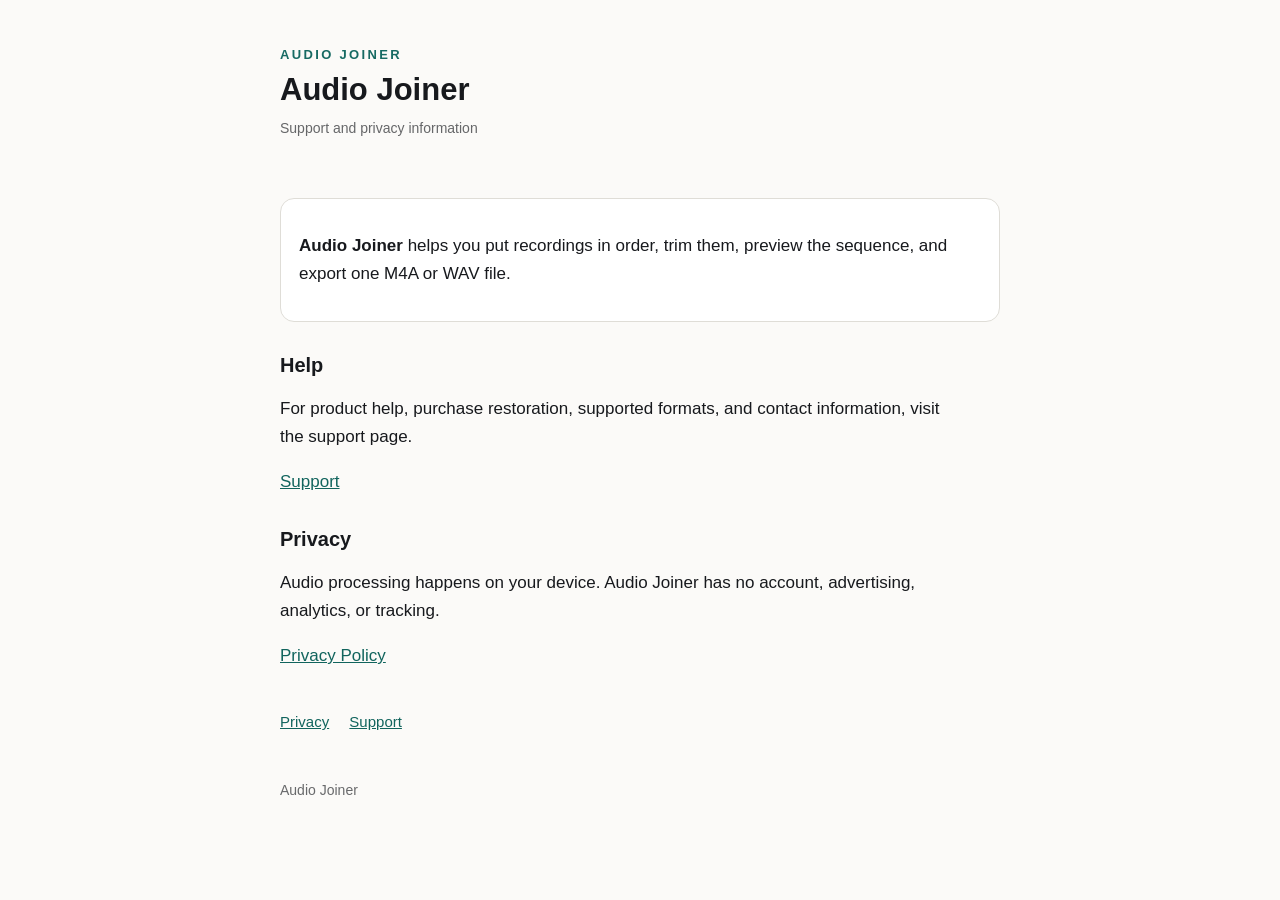
<file: index.html>
<!doctype html>
<html lang="en">
<head>
  <meta charset="utf-8">
  <meta name="viewport" content="width=device-width, initial-scale=1">
  <title>Audio Joiner</title>
  <link rel="stylesheet" href="style.css">
</head>
<body>
<main>
<header>
  <p class="brand">Audio Joiner</p>
  <h1>Audio Joiner</h1>
  <p class="meta">Support and privacy information</p>
</header>

<div class="card">
  <p><strong>Audio Joiner</strong> helps you put recordings in order, trim them, preview the sequence, and export one M4A or WAV file.</p>
</div>

<h2>Help</h2>
<p>For product help, purchase restoration, supported formats, and contact information, visit the support page.</p>
<p><a href="support.html">Support</a></p>

<h2>Privacy</h2>
<p>Audio processing happens on your device. Audio Joiner has no account, advertising, analytics, or tracking.</p>
<p><a href="privacy.html">Privacy Policy</a></p>

<nav>
  <a href="privacy.html">Privacy</a>
  <a href="support.html">Support</a>
</nav>

<footer>Audio Joiner</footer>
</main>
</body>
</html>
</file>
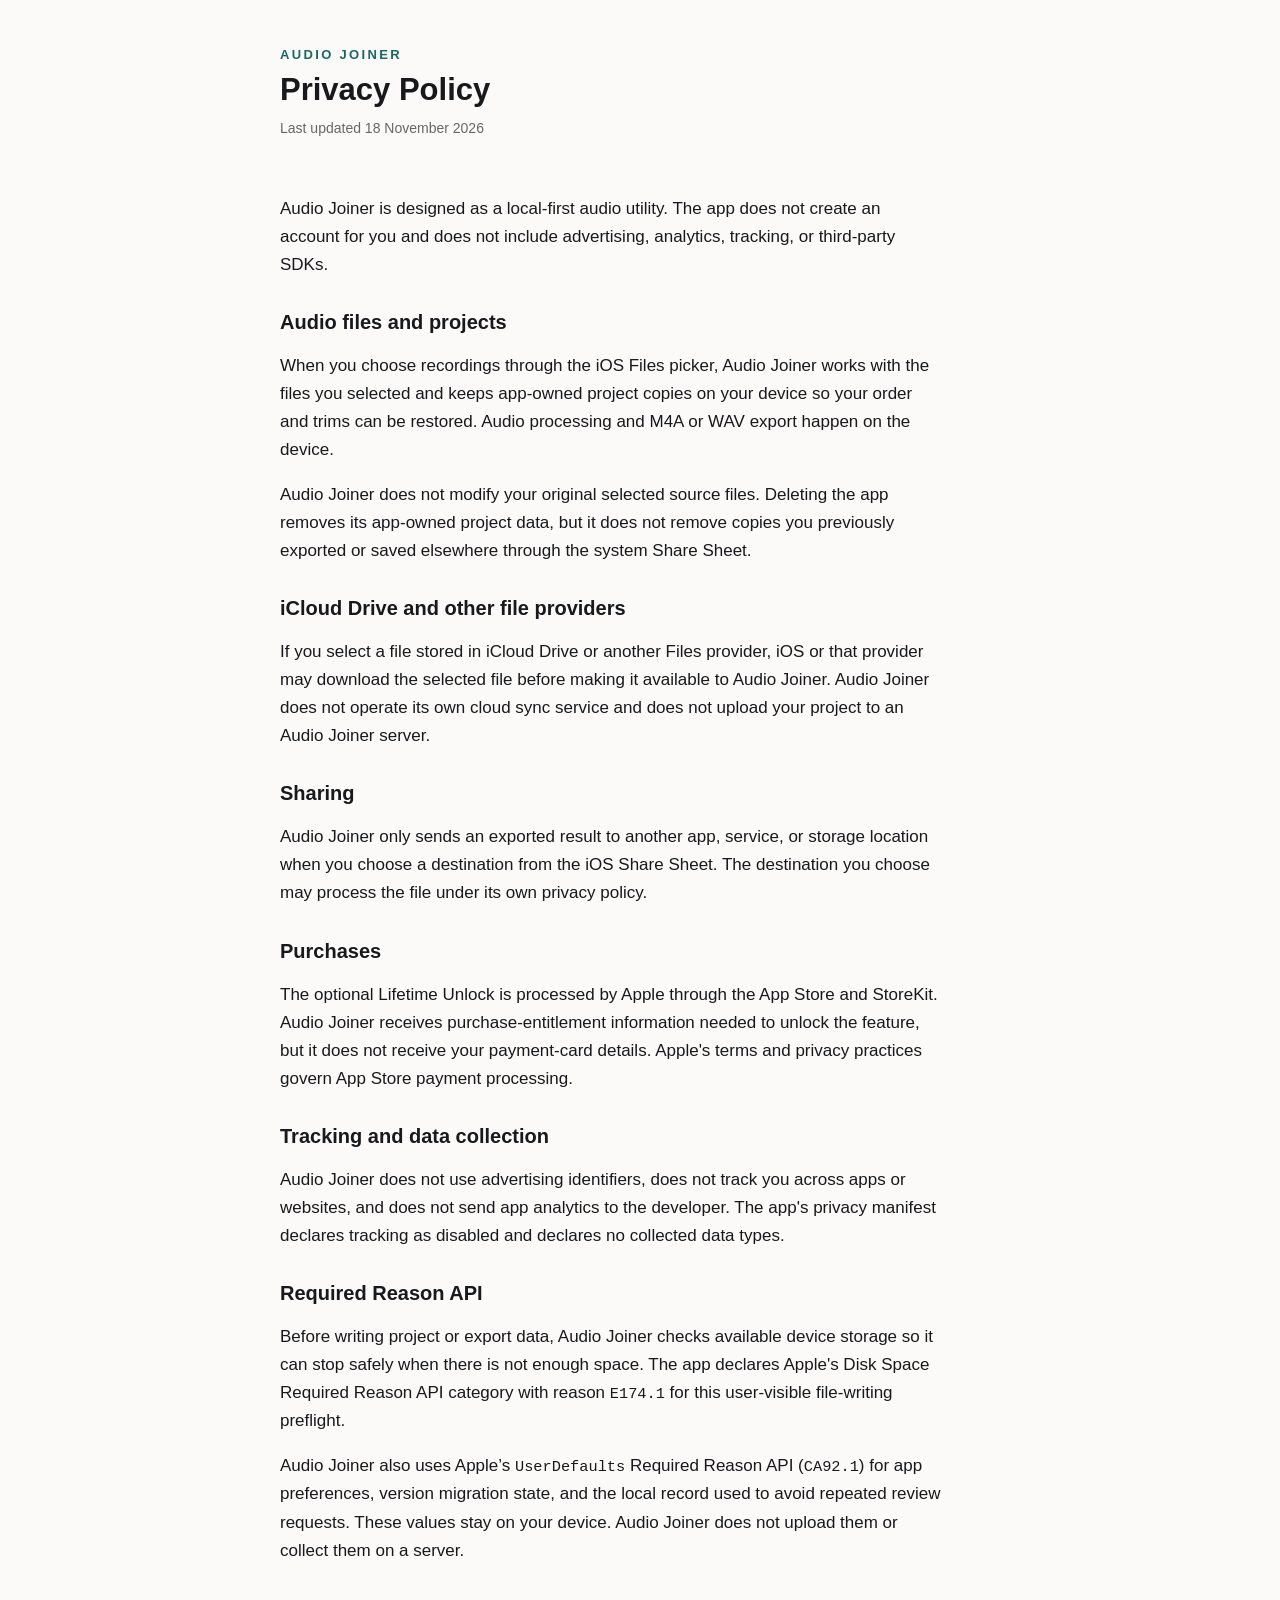
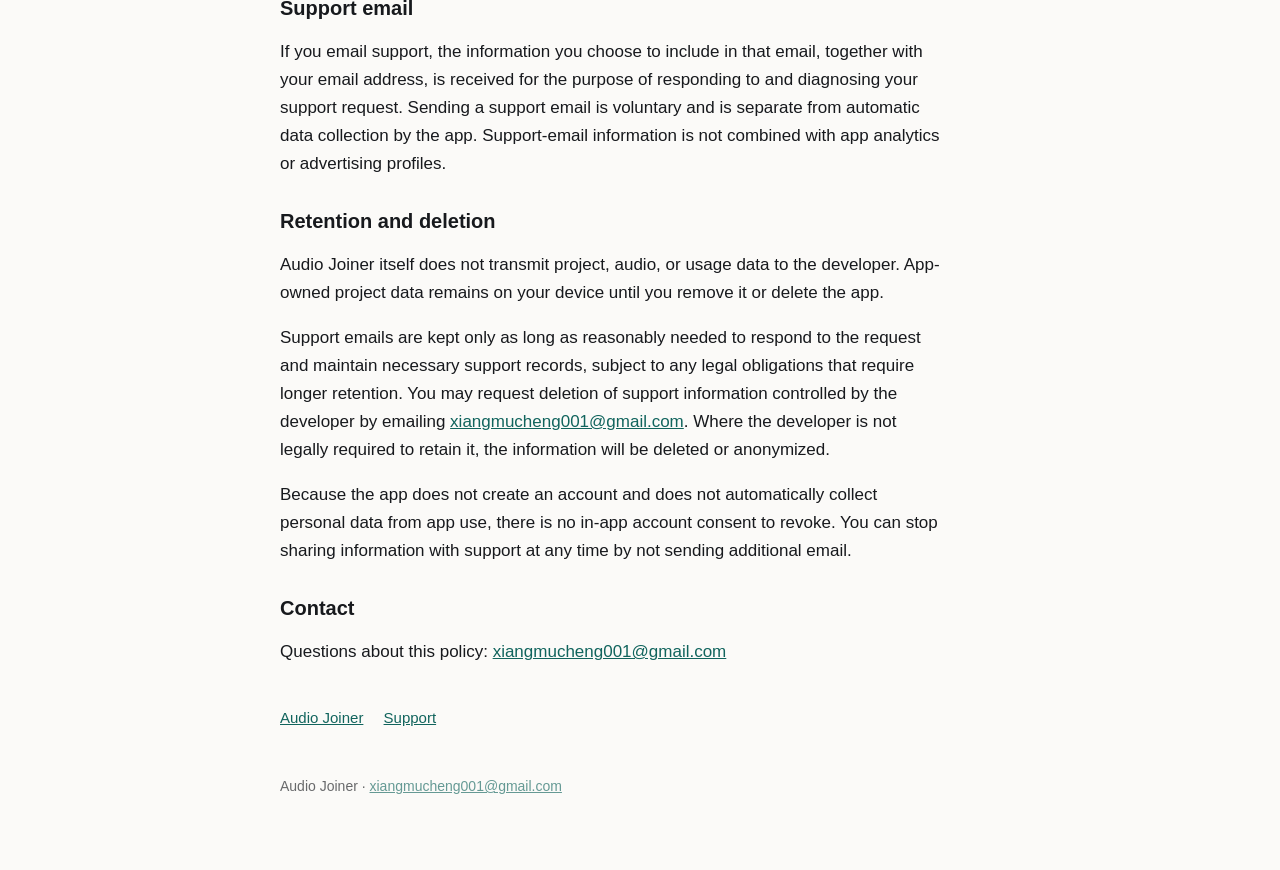
<file: privacy.html>
<!doctype html>
<html lang="en">
<head>
  <meta charset="utf-8">
  <meta name="viewport" content="width=device-width, initial-scale=1">
  <title>Privacy Policy — Audio Joiner</title>
  <link rel="stylesheet" href="style.css">
</head>
<body>
<main>
<header>
  <p class="brand">Audio Joiner</p>
  <h1>Privacy Policy</h1>
  <p class="meta">Last updated 18 November 2026</p>
</header>

<p>Audio Joiner is designed as a local-first audio utility. The app does not create an account for you and does not include advertising, analytics, tracking, or third-party SDKs.</p>

<h2>Audio files and projects</h2>
<p>When you choose recordings through the iOS Files picker, Audio Joiner works with the files you selected and keeps app-owned project copies on your device so your order and trims can be restored. Audio processing and M4A or WAV export happen on the device.</p>
<p>Audio Joiner does not modify your original selected source files. Deleting the app removes its app-owned project data, but it does not remove copies you previously exported or saved elsewhere through the system Share Sheet.</p>

<h2>iCloud Drive and other file providers</h2>
<p>If you select a file stored in iCloud Drive or another Files provider, iOS or that provider may download the selected file before making it available to Audio Joiner. Audio Joiner does not operate its own cloud sync service and does not upload your project to an Audio Joiner server.</p>

<h2>Sharing</h2>
<p>Audio Joiner only sends an exported result to another app, service, or storage location when you choose a destination from the iOS Share Sheet. The destination you choose may process the file under its own privacy policy.</p>

<h2>Purchases</h2>
<p>The optional Lifetime Unlock is processed by Apple through the App Store and StoreKit. Audio Joiner receives purchase-entitlement information needed to unlock the feature, but it does not receive your payment-card details. Apple's terms and privacy practices govern App Store payment processing.</p>

<h2>Tracking and data collection</h2>
<p>Audio Joiner does not use advertising identifiers, does not track you across apps or websites, and does not send app analytics to the developer. The app's privacy manifest declares tracking as disabled and declares no collected data types.</p>

<h2>Required Reason API</h2>
<p>Before writing project or export data, Audio Joiner checks available device storage so it can stop safely when there is not enough space. The app declares Apple's Disk Space Required Reason API category with reason <code>E174.1</code> for this user-visible file-writing preflight.</p>

<p>Audio Joiner also uses Apple’s <code>UserDefaults</code> Required Reason API (<code>CA92.1</code>) for app preferences, version migration state, and the local record used to avoid repeated review requests. These values stay on your device. Audio Joiner does not upload them or collect them on a server.</p>

<h2>Support email</h2>
<p>If you email support, the information you choose to include in that email, together with your email address, is received for the purpose of responding to and diagnosing your support request. Sending a support email is voluntary and is separate from automatic data collection by the app. Support-email information is not combined with app analytics or advertising profiles.</p>

<h2>Retention and deletion</h2>
<p>Audio Joiner itself does not transmit project, audio, or usage data to the developer. App-owned project data remains on your device until you remove it or delete the app.</p>
<p>Support emails are kept only as long as reasonably needed to respond to the request and maintain necessary support records, subject to any legal obligations that require longer retention. You may request deletion of support information controlled by the developer by emailing <a href="mailto:xiangmucheng001@gmail.com">xiangmucheng001@gmail.com</a>. Where the developer is not legally required to retain it, the information will be deleted or anonymized.</p>
<p>Because the app does not create an account and does not automatically collect personal data from app use, there is no in-app account consent to revoke. You can stop sharing information with support at any time by not sending additional email.</p>

<h2>Contact</h2>
<p>Questions about this policy: <a href="mailto:xiangmucheng001@gmail.com">xiangmucheng001@gmail.com</a></p>

<nav>
  <a href="index.html">Audio Joiner</a>
  <a href="support.html">Support</a>
</nav>

<footer>Audio Joiner · <a href="mailto:xiangmucheng001@gmail.com">xiangmucheng001@gmail.com</a></footer>
</main>
</body>
</html>
</file>
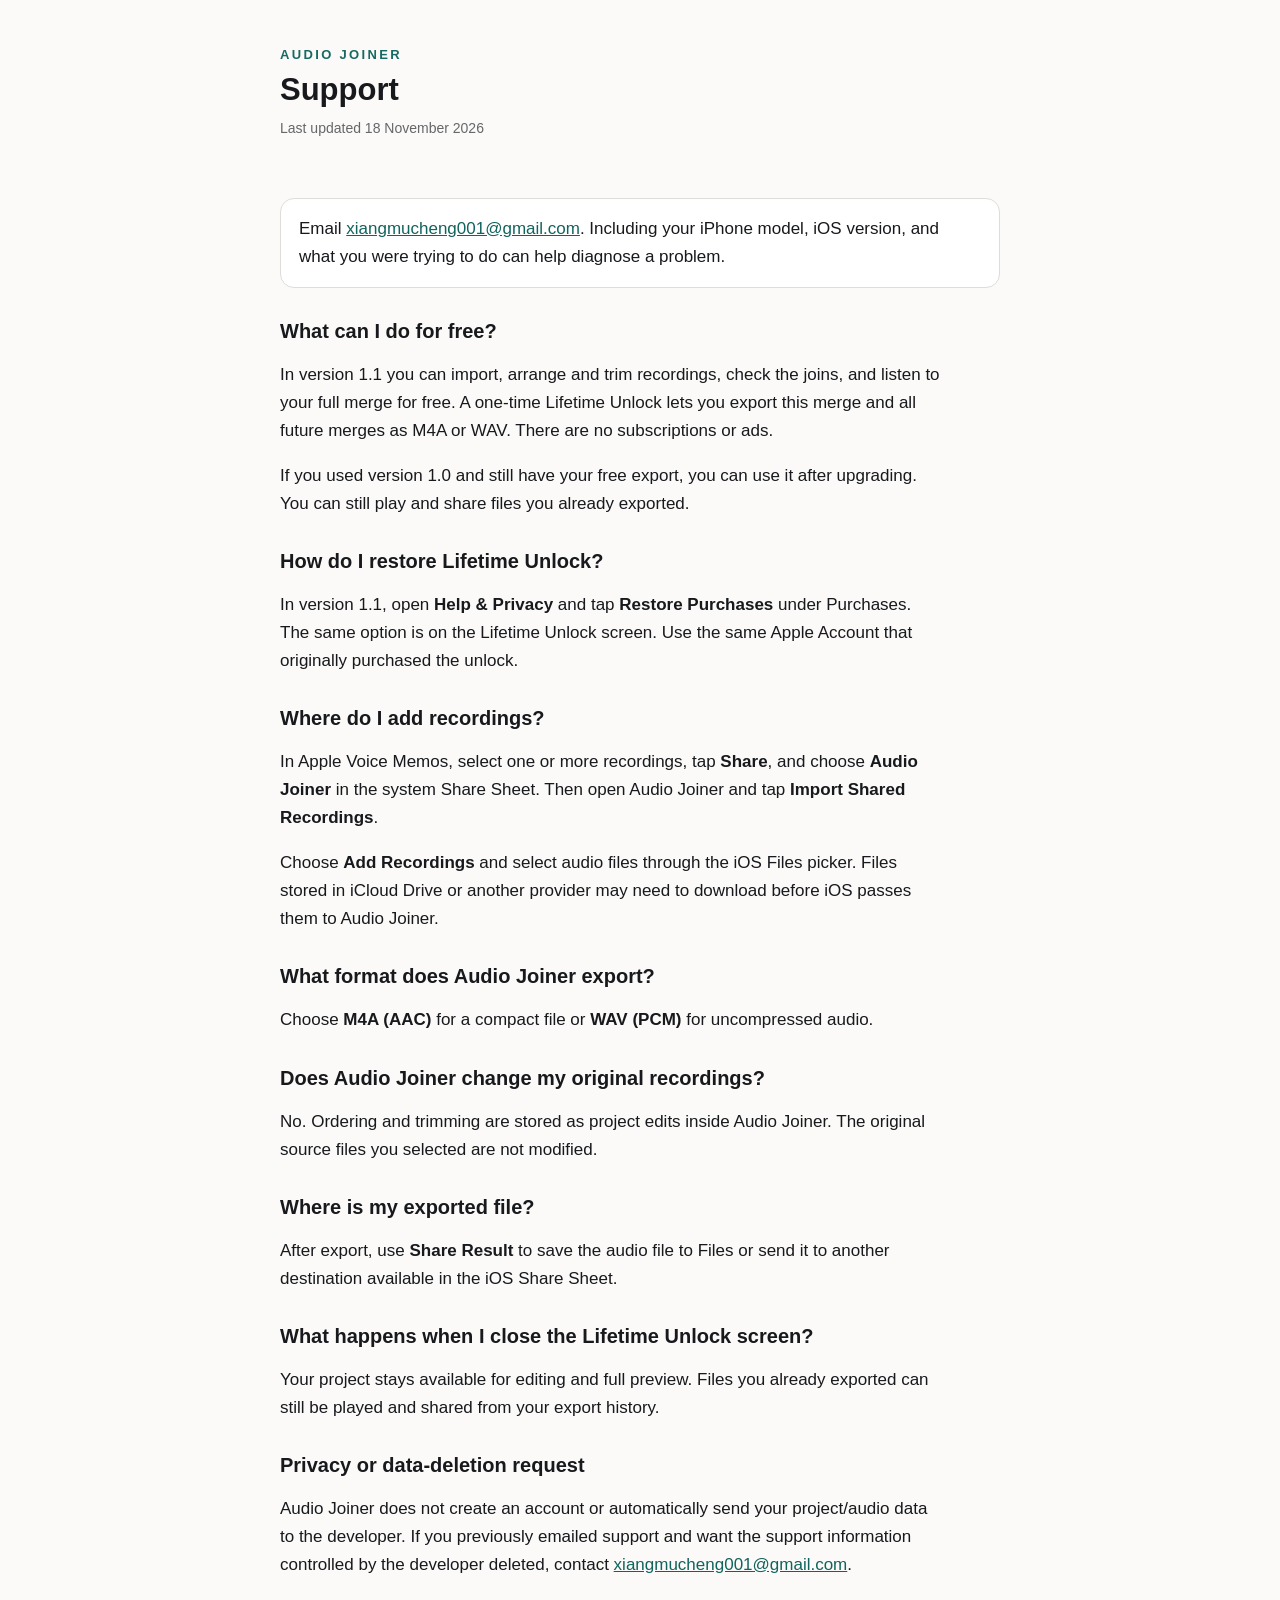
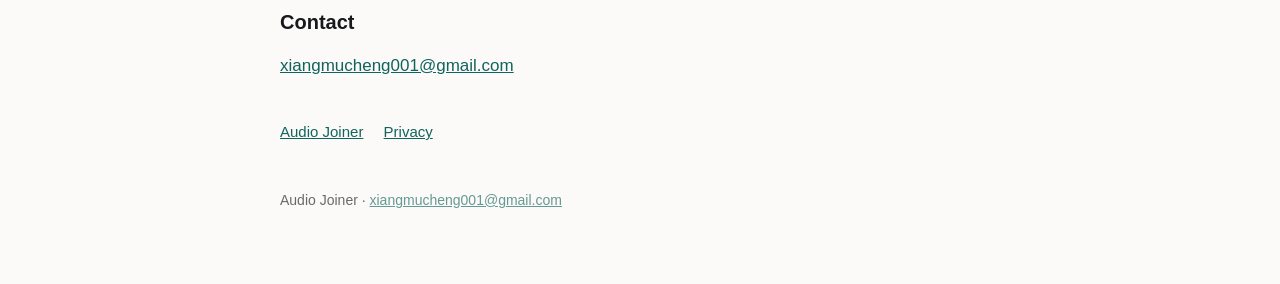
<file: support.html>
<!doctype html>
<html lang="en">
<head>
  <meta charset="utf-8">
  <meta name="viewport" content="width=device-width, initial-scale=1">
  <title>Support — Audio Joiner</title>
  <link rel="stylesheet" href="style.css">
</head>
<body>
<main>
<header>
  <p class="brand">Audio Joiner</p>
  <h1>Support</h1>
  <p class="meta">Last updated 18 November 2026</p>
</header>

<div class="card">
  <p style="margin:0">Email <a href="mailto:xiangmucheng001@gmail.com">xiangmucheng001@gmail.com</a>. Including your iPhone model, iOS version, and what you were trying to do can help diagnose a problem.</p>
</div>

<h2>What can I do for free?</h2>
<p>In version 1.1 you can import, arrange and trim recordings, check the joins, and listen to your full merge for free. A one-time Lifetime Unlock lets you export this merge and all future merges as M4A or WAV. There are no subscriptions or ads.</p>
<p>If you used version 1.0 and still have your free export, you can use it after upgrading. You can still play and share files you already exported.</p>

<h2>How do I restore Lifetime Unlock?</h2>
<p>In version 1.1, open <strong>Help &amp; Privacy</strong> and tap <strong>Restore Purchases</strong> under Purchases. The same option is on the Lifetime Unlock screen. Use the same Apple Account that originally purchased the unlock.</p>

<h2>Where do I add recordings?</h2>
<p>In Apple Voice Memos, select one or more recordings, tap <strong>Share</strong>, and choose <strong>Audio Joiner</strong> in the system Share Sheet. Then open Audio Joiner and tap <strong>Import Shared Recordings</strong>.</p>
<p>Choose <strong>Add Recordings</strong> and select audio files through the iOS Files picker. Files stored in iCloud Drive or another provider may need to download before iOS passes them to Audio Joiner.</p>

<h2>What format does Audio Joiner export?</h2>
<p>Choose <strong>M4A (AAC)</strong> for a compact file or <strong>WAV (PCM)</strong> for uncompressed audio.</p>

<h2>Does Audio Joiner change my original recordings?</h2>
<p>No. Ordering and trimming are stored as project edits inside Audio Joiner. The original source files you selected are not modified.</p>

<h2>Where is my exported file?</h2>
<p>After export, use <strong>Share Result</strong> to save the audio file to Files or send it to another destination available in the iOS Share Sheet.</p>

<h2>What happens when I close the Lifetime Unlock screen?</h2>
<p>Your project stays available for editing and full preview. Files you already exported can still be played and shared from your export history.</p>

<h2>Privacy or data-deletion request</h2>
<p>Audio Joiner does not create an account or automatically send your project/audio data to the developer. If you previously emailed support and want the support information controlled by the developer deleted, contact <a href="mailto:xiangmucheng001@gmail.com">xiangmucheng001@gmail.com</a>.</p>

<h2>Contact</h2>
<p><a href="mailto:xiangmucheng001@gmail.com">xiangmucheng001@gmail.com</a></p>

<nav>
  <a href="index.html">Audio Joiner</a>
  <a href="privacy.html">Privacy</a>
</nav>

<footer>Audio Joiner · <a href="mailto:xiangmucheng001@gmail.com">xiangmucheng001@gmail.com</a></footer>
</main>
</body>
</html>
</file>
<file: style.css>
:root {
  color-scheme: light dark;
  font-family: -apple-system, BlinkMacSystemFont, "Segoe UI", Roboto, Helvetica, Arial, sans-serif;
}

* { box-sizing: border-box; }

body {
  margin: 0;
  padding: 0 20px 72px;
  color: #17191d;
  background: #fbfaf8;
  font-size: 17px;
  line-height: 1.65;
}

main {
  width: min(720px, 100%);
  margin: 0 auto;
}

header { padding: 44px 0 10px; }

.brand {
  margin: 0 0 6px;
  font-size: 13px;
  font-weight: 800;
  letter-spacing: .18em;
  text-transform: uppercase;
  color: #176a63;
}

h1 {
  margin: 0 0 8px;
  font-size: 31px;
  line-height: 1.2;
}

h2 {
  margin: 30px 0 8px;
  font-size: 20px;
  line-height: 1.3;
}

p, li { max-width: 70ch; }

.meta {
  margin: 0 0 28px;
  font-size: 14px;
  opacity: .65;
}

.card {
  margin: 20px 0;
  padding: 16px 18px;
  border: 1px solid #dfddd7;
  border-radius: 14px;
  background: #fff;
}

a { color: #11645d; }

nav {
  margin-top: 40px;
  font-size: 15px;
}

nav a { margin-right: 16px; }

footer {
  margin-top: 44px;
  font-size: 14px;
  opacity: .64;
}

code {
  font-family: ui-monospace, SFMono-Regular, Menlo, monospace;
  font-size: .9em;
}

@media (prefers-color-scheme: dark) {
  body {
    color: #eceef0;
    background: #121417;
  }

  .card {
    background: #1b1e22;
    border-color: #30343a;
  }

  .brand, a { color: #6fd0c5; }
}
</file>
